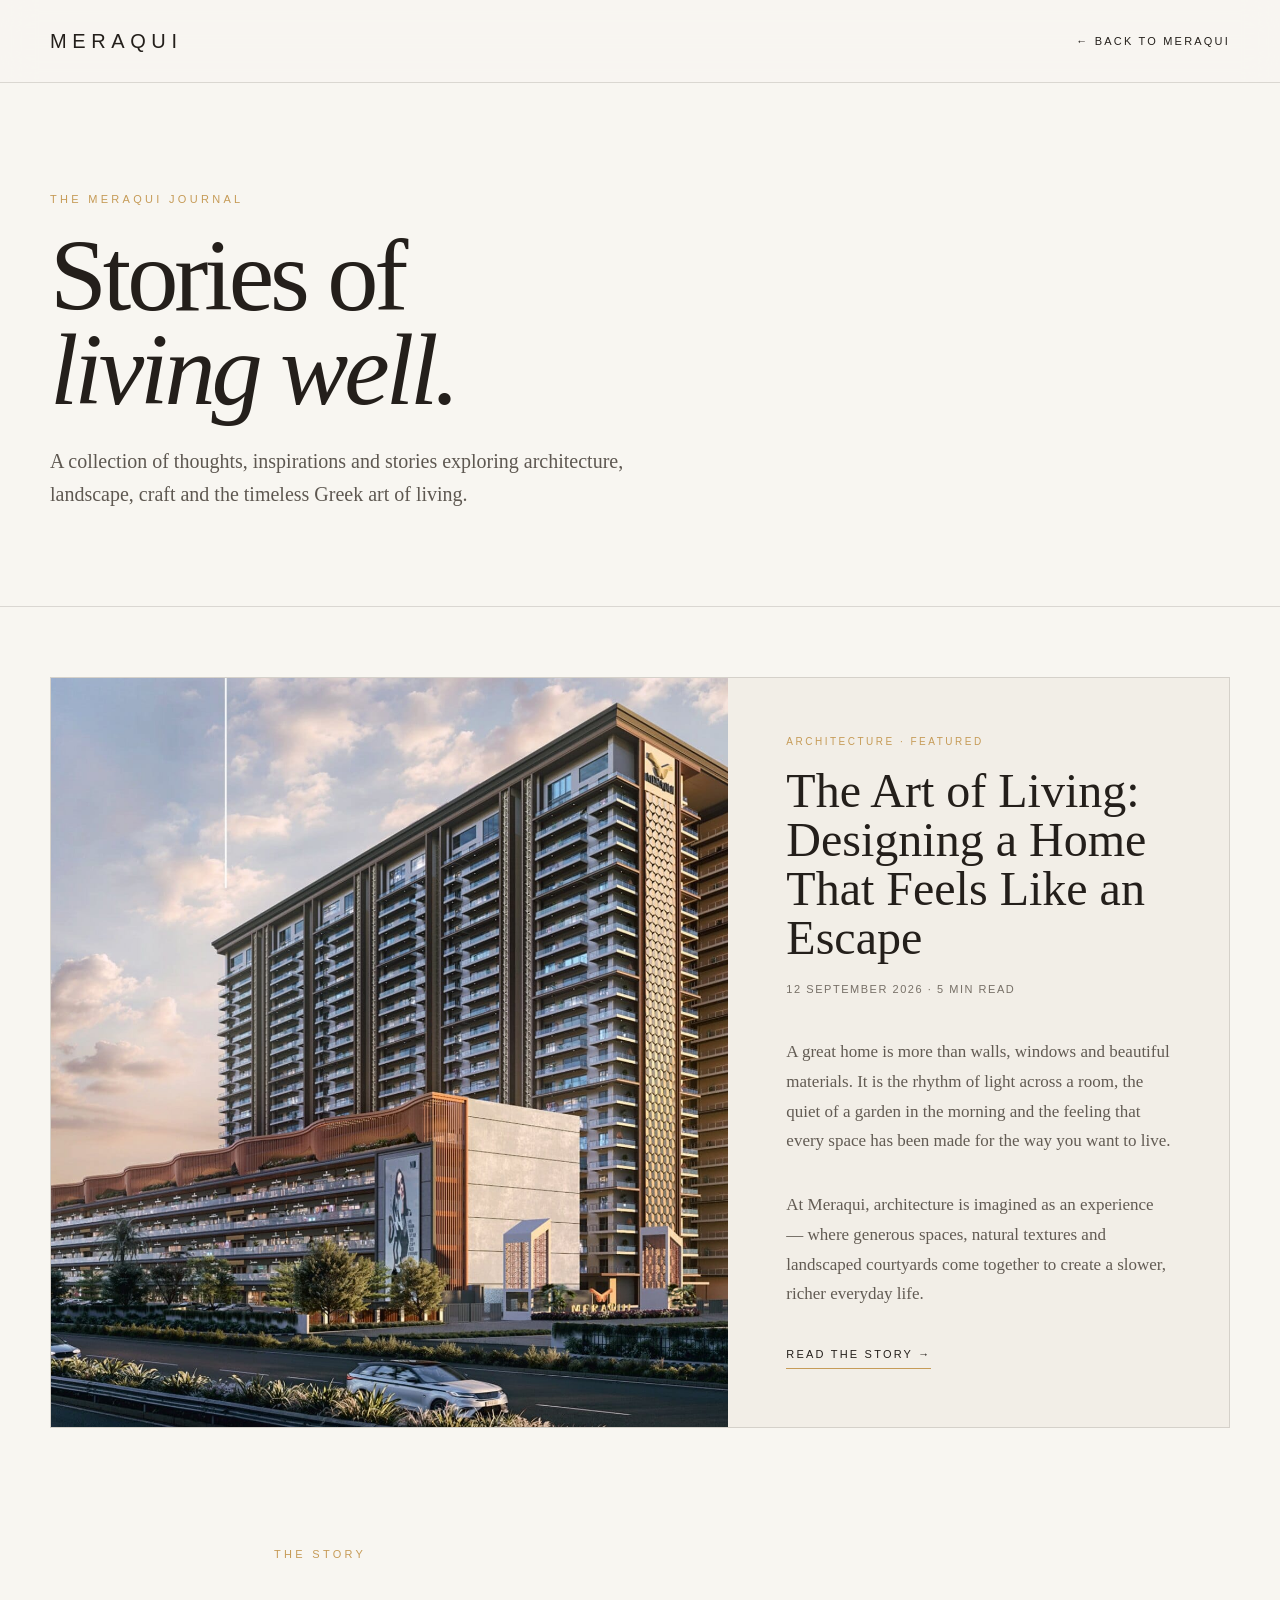
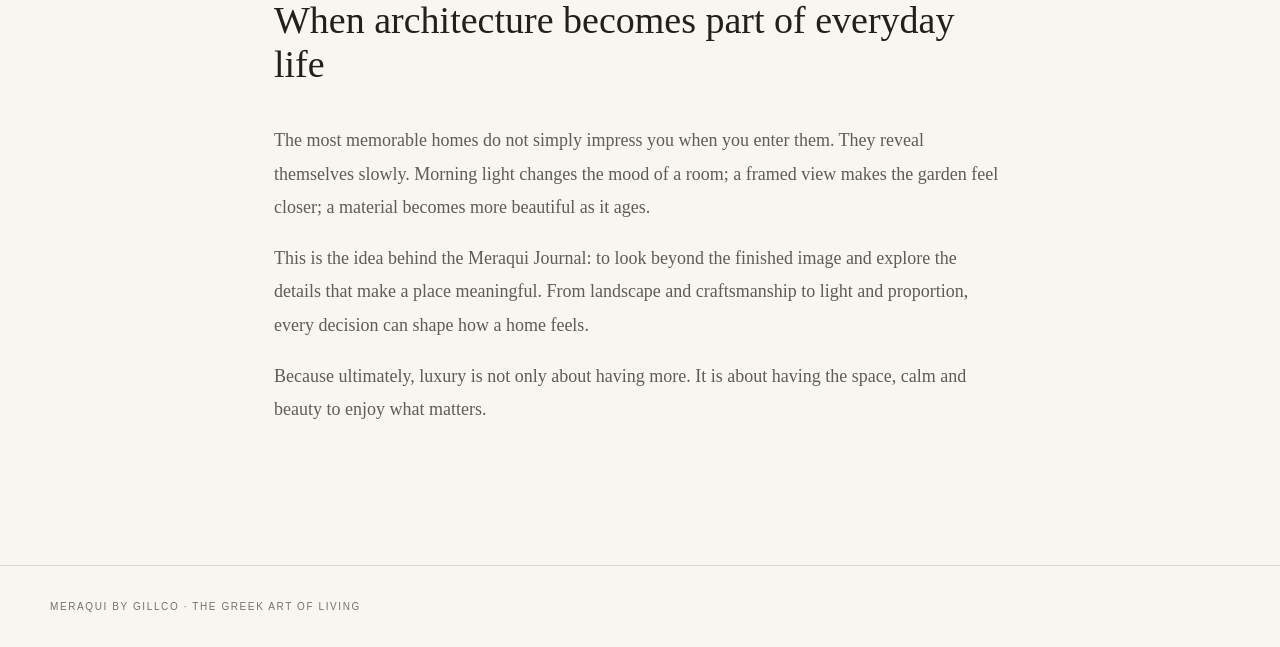
<file: blog.html>
<!DOCTYPE html><html lang="en"><head><meta charset="UTF-8"><meta name="viewport" content="width=device-width, initial-scale=1.0"><title>Journal — Meraqui</title><link rel="icon" href="./favicon.ico"><link rel="stylesheet" href="./fonts/fonts.css"><meta name="description" content="The Meraqui Journal — stories about architecture, art, landscape and the art of living."><style>:root{--earth:#241f1b;--base:#f8f6f1;--gold:#c69b57;--muted:#777067;--line:rgba(36,31,27,.14)}*{box-sizing:border-box}html{scroll-behavior:smooth}body{margin:0;background:var(--base);color:var(--earth);font-family:Arial,sans-serif}a{text-decoration:none;color:inherit}.shell{width:min(1180px,calc(100% - 48px));margin:auto}.top{position:sticky;top:0;z-index:5;background:rgba(248,246,241,.9);backdrop-filter:blur(16px);border-bottom:1px solid var(--line)}.topin{height:82px;display:flex;align-items:center;justify-content:space-between}.brand{font-size:20px;letter-spacing:.28em;font-weight:500}.back{font-size:11px;letter-spacing:.2em;text-transform:uppercase}.back:hover{color:var(--gold)}.hero{padding:110px 0 75px;border-bottom:1px solid var(--line)}.eyebrow{font-size:11px;letter-spacing:.3em;text-transform:uppercase;color:var(--gold)}h1{font-family:Georgia,serif;font-weight:400;font-size:clamp(54px,8vw,108px);line-height:.92;margin:24px 0 28px;letter-spacing:-.04em}.intro{max-width:620px;font-family:Georgia,serif;font-size:20px;line-height:1.65;color:#5e5851}.post{padding:70px 0 110px}.card{display:grid;grid-template-columns:1.15fr .85fr;min-height:520px;border:1px solid var(--line);background:#f2eee7}.image{min-height:520px;background:url('./images/render-01.jpg') center/cover}.copy{padding:58px;display:flex;flex-direction:column;justify-content:center}.tag{font-size:10px;letter-spacing:.25em;text-transform:uppercase;color:var(--gold)}h2{font-family:Georgia,serif;font-size:48px;font-weight:400;line-height:1.02;margin:20px 0}.date{font-size:11px;letter-spacing:.14em;text-transform:uppercase;color:var(--muted);margin-bottom:25px}.copy p{font-family:Georgia,serif;font-size:17px;line-height:1.75;color:#625b53}.read{margin-top:22px;font-size:11px;letter-spacing:.2em;text-transform:uppercase;border-bottom:1px solid var(--gold);width:max-content;padding-bottom:8px}.article{max-width:780px;margin:0 auto;padding:10px 0 120px}.article h3{font-family:Georgia,serif;font-weight:400;font-size:38px}.article p{font-family:Georgia,serif;font-size:18px;line-height:1.85;color:#625b53}.footer{border-top:1px solid var(--line);padding:35px 0;font-size:10px;letter-spacing:.16em;text-transform:uppercase;color:var(--muted)}@media(max-width:760px){.shell{width:min(100% - 32px,1180px)}.topin{height:70px}.hero{padding:75px 0 55px}.card{grid-template-columns:1fr}.image{min-height:330px}.copy{padding:34px}.copy h2{font-size:38px}}</style></head><body><header class="top"><div class="shell topin"><a class="brand" href="./index.html">MERAQUI</a><a class="back" href="./index.html">← Back to Meraqui</a></div></header><main><section class="hero"><div class="shell"><div class="eyebrow">The Meraqui Journal</div><h1>Stories of<br><em>living well.</em></h1><p class="intro">A collection of thoughts, inspirations and stories exploring architecture, landscape, craft and the timeless Greek art of living.</p></div></section><section class="post"><div class="shell"><article class="card"><div class="image" aria-label="Meraqui architecture"></div><div class="copy"><div class="tag">Architecture · Featured</div><h2>The Art of Living: Designing a Home That Feels Like an Escape</h2><div class="date">12 September 2026 · 5 min read</div><p>A great home is more than walls, windows and beautiful materials. It is the rhythm of light across a room, the quiet of a garden in the morning and the feeling that every space has been made for the way you want to live.</p><p>At Meraqui, architecture is imagined as an experience — where generous spaces, natural textures and landscaped courtyards come together to create a slower, richer everyday life.</p><a class="read" href="#article">Read the story →</a></div></article></div></section><section class="article" id="article"><div class="shell"><div class="eyebrow">The story</div><h3>When architecture becomes part of everyday life</h3><p>The most memorable homes do not simply impress you when you enter them. They reveal themselves slowly. Morning light changes the mood of a room; a framed view makes the garden feel closer; a material becomes more beautiful as it ages.</p><p>This is the idea behind the Meraqui Journal: to look beyond the finished image and explore the details that make a place meaningful. From landscape and craftsmanship to light and proportion, every decision can shape how a home feels.</p><p>Because ultimately, luxury is not only about having more. It is about having the space, calm and beauty to enjoy what matters.</p></div></section></main><footer class="footer"><div class="shell">Meraqui by Gillco · The Greek Art of Living</div></footer></body></html>
</file>
<file: fonts/fonts.css>
/* cyrillic-ext */
@font-face {
  font-family: 'Cormorant Garamond';
  font-style: normal;
  font-weight: 300;
  font-display: swap;
  src: url(./cormorantgaramond-v21-co3bmX5slCNuHLi8bLeY9MK7whWMhyjYpHtKgS4.woff2) format('woff2');
  unicode-range: U+0460-052F, U+1C80-1C8A, U+20B4, U+2DE0-2DFF, U+A640-A69F, U+FE2E-FE2F;
}
/* cyrillic */
@font-face {
  font-family: 'Cormorant Garamond';
  font-style: normal;
  font-weight: 300;
  font-display: swap;
  src: url(./cormorantgaramond-v21-co3bmX5slCNuHLi8bLeY9MK7whWMhyjYrXtKgS4.woff2) format('woff2');
  unicode-range: U+0301, U+0400-045F, U+0490-0491, U+04B0-04B1, U+2116;
}
/* vietnamese */
@font-face {
  font-family: 'Cormorant Garamond';
  font-style: normal;
  font-weight: 300;
  font-display: swap;
  src: url(./cormorantgaramond-v21-co3bmX5slCNuHLi8bLeY9MK7whWMhyjYpntKgS4.woff2) format('woff2');
  unicode-range: U+0102-0103, U+0110-0111, U+0128-0129, U+0168-0169, U+01A0-01A1, U+01AF-01B0, U+0300-0301, U+0303-0304, U+0308-0309, U+0323, U+0329, U+1EA0-1EF9, U+20AB;
}
/* latin-ext */
@font-face {
  font-family: 'Cormorant Garamond';
  font-style: normal;
  font-weight: 300;
  font-display: swap;
  src: url(./cormorantgaramond-v21-co3bmX5slCNuHLi8bLeY9MK7whWMhyjYp3tKgS4.woff2) format('woff2');
  unicode-range: U+0100-02BA, U+02BD-02C5, U+02C7-02CC, U+02CE-02D7, U+02DD-02FF, U+0304, U+0308, U+0329, U+1D00-1DBF, U+1E00-1E9F, U+1EF2-1EFF, U+2020, U+20A0-20AB, U+20AD-20C0, U+2113, U+2C60-2C7F, U+A720-A7FF;
}
/* latin */
@font-face {
  font-family: 'Cormorant Garamond';
  font-style: normal;
  font-weight: 300;
  font-display: swap;
  src: url(./cormorantgaramond-v21-co3bmX5slCNuHLi8bLeY9MK7whWMhyjYqXtK.woff2) format('woff2');
  unicode-range: U+0000-00FF, U+0131, U+0152-0153, U+02BB-02BC, U+02C6, U+02DA, U+02DC, U+0304, U+0308, U+0329, U+2000-206F, U+20AC, U+2122, U+2191, U+2193, U+2212, U+2215, U+FEFF, U+FFFD;
}
/* cyrillic-ext */
@font-face {
  font-family: 'Cormorant Garamond';
  font-style: normal;
  font-weight: 400;
  font-display: swap;
  src: url(./cormorantgaramond-v21-co3bmX5slCNuHLi8bLeY9MK7whWMhyjYpHtKgS4.woff2) format('woff2');
  unicode-range: U+0460-052F, U+1C80-1C8A, U+20B4, U+2DE0-2DFF, U+A640-A69F, U+FE2E-FE2F;
}
/* cyrillic */
@font-face {
  font-family: 'Cormorant Garamond';
  font-style: normal;
  font-weight: 400;
  font-display: swap;
  src: url(./cormorantgaramond-v21-co3bmX5slCNuHLi8bLeY9MK7whWMhyjYrXtKgS4.woff2) format('woff2');
  unicode-range: U+0301, U+0400-045F, U+0490-0491, U+04B0-04B1, U+2116;
}
/* vietnamese */
@font-face {
  font-family: 'Cormorant Garamond';
  font-style: normal;
  font-weight: 400;
  font-display: swap;
  src: url(./cormorantgaramond-v21-co3bmX5slCNuHLi8bLeY9MK7whWMhyjYpntKgS4.woff2) format('woff2');
  unicode-range: U+0102-0103, U+0110-0111, U+0128-0129, U+0168-0169, U+01A0-01A1, U+01AF-01B0, U+0300-0301, U+0303-0304, U+0308-0309, U+0323, U+0329, U+1EA0-1EF9, U+20AB;
}
/* latin-ext */
@font-face {
  font-family: 'Cormorant Garamond';
  font-style: normal;
  font-weight: 400;
  font-display: swap;
  src: url(./cormorantgaramond-v21-co3bmX5slCNuHLi8bLeY9MK7whWMhyjYp3tKgS4.woff2) format('woff2');
  unicode-range: U+0100-02BA, U+02BD-02C5, U+02C7-02CC, U+02CE-02D7, U+02DD-02FF, U+0304, U+0308, U+0329, U+1D00-1DBF, U+1E00-1E9F, U+1EF2-1EFF, U+2020, U+20A0-20AB, U+20AD-20C0, U+2113, U+2C60-2C7F, U+A720-A7FF;
}
/* latin */
@font-face {
  font-family: 'Cormorant Garamond';
  font-style: normal;
  font-weight: 400;
  font-display: swap;
  src: url(./cormorantgaramond-v21-co3bmX5slCNuHLi8bLeY9MK7whWMhyjYqXtK.woff2) format('woff2');
  unicode-range: U+0000-00FF, U+0131, U+0152-0153, U+02BB-02BC, U+02C6, U+02DA, U+02DC, U+0304, U+0308, U+0329, U+2000-206F, U+20AC, U+2122, U+2191, U+2193, U+2212, U+2215, U+FEFF, U+FFFD;
}
/* cyrillic-ext */
@font-face {
  font-family: 'Cormorant Garamond';
  font-style: normal;
  font-weight: 500;
  font-display: swap;
  src: url(./cormorantgaramond-v21-co3bmX5slCNuHLi8bLeY9MK7whWMhyjYpHtKgS4.woff2) format('woff2');
  unicode-range: U+0460-052F, U+1C80-1C8A, U+20B4, U+2DE0-2DFF, U+A640-A69F, U+FE2E-FE2F;
}
/* cyrillic */
@font-face {
  font-family: 'Cormorant Garamond';
  font-style: normal;
  font-weight: 500;
  font-display: swap;
  src: url(./cormorantgaramond-v21-co3bmX5slCNuHLi8bLeY9MK7whWMhyjYrXtKgS4.woff2) format('woff2');
  unicode-range: U+0301, U+0400-045F, U+0490-0491, U+04B0-04B1, U+2116;
}
/* vietnamese */
@font-face {
  font-family: 'Cormorant Garamond';
  font-style: normal;
  font-weight: 500;
  font-display: swap;
  src: url(./cormorantgaramond-v21-co3bmX5slCNuHLi8bLeY9MK7whWMhyjYpntKgS4.woff2) format('woff2');
  unicode-range: U+0102-0103, U+0110-0111, U+0128-0129, U+0168-0169, U+01A0-01A1, U+01AF-01B0, U+0300-0301, U+0303-0304, U+0308-0309, U+0323, U+0329, U+1EA0-1EF9, U+20AB;
}
/* latin-ext */
@font-face {
  font-family: 'Cormorant Garamond';
  font-style: normal;
  font-weight: 500;
  font-display: swap;
  src: url(./cormorantgaramond-v21-co3bmX5slCNuHLi8bLeY9MK7whWMhyjYp3tKgS4.woff2) format('woff2');
  unicode-range: U+0100-02BA, U+02BD-02C5, U+02C7-02CC, U+02CE-02D7, U+02DD-02FF, U+0304, U+0308, U+0329, U+1D00-1DBF, U+1E00-1E9F, U+1EF2-1EFF, U+2020, U+20A0-20AB, U+20AD-20C0, U+2113, U+2C60-2C7F, U+A720-A7FF;
}
/* latin */
@font-face {
  font-family: 'Cormorant Garamond';
  font-style: normal;
  font-weight: 500;
  font-display: swap;
  src: url(./cormorantgaramond-v21-co3bmX5slCNuHLi8bLeY9MK7whWMhyjYqXtK.woff2) format('woff2');
  unicode-range: U+0000-00FF, U+0131, U+0152-0153, U+02BB-02BC, U+02C6, U+02DA, U+02DC, U+0304, U+0308, U+0329, U+2000-206F, U+20AC, U+2122, U+2191, U+2193, U+2212, U+2215, U+FEFF, U+FFFD;
}
/* cyrillic-ext */
@font-face {
  font-family: 'Cormorant Garamond';
  font-style: normal;
  font-weight: 600;
  font-display: swap;
  src: url(./cormorantgaramond-v21-co3bmX5slCNuHLi8bLeY9MK7whWMhyjYpHtKgS4.woff2) format('woff2');
  unicode-range: U+0460-052F, U+1C80-1C8A, U+20B4, U+2DE0-2DFF, U+A640-A69F, U+FE2E-FE2F;
}
/* cyrillic */
@font-face {
  font-family: 'Cormorant Garamond';
  font-style: normal;
  font-weight: 600;
  font-display: swap;
  src: url(./cormorantgaramond-v21-co3bmX5slCNuHLi8bLeY9MK7whWMhyjYrXtKgS4.woff2) format('woff2');
  unicode-range: U+0301, U+0400-045F, U+0490-0491, U+04B0-04B1, U+2116;
}
/* vietnamese */
@font-face {
  font-family: 'Cormorant Garamond';
  font-style: normal;
  font-weight: 600;
  font-display: swap;
  src: url(./cormorantgaramond-v21-co3bmX5slCNuHLi8bLeY9MK7whWMhyjYpntKgS4.woff2) format('woff2');
  unicode-range: U+0102-0103, U+0110-0111, U+0128-0129, U+0168-0169, U+01A0-01A1, U+01AF-01B0, U+0300-0301, U+0303-0304, U+0308-0309, U+0323, U+0329, U+1EA0-1EF9, U+20AB;
}
/* latin-ext */
@font-face {
  font-family: 'Cormorant Garamond';
  font-style: normal;
  font-weight: 600;
  font-display: swap;
  src: url(./cormorantgaramond-v21-co3bmX5slCNuHLi8bLeY9MK7whWMhyjYp3tKgS4.woff2) format('woff2');
  unicode-range: U+0100-02BA, U+02BD-02C5, U+02C7-02CC, U+02CE-02D7, U+02DD-02FF, U+0304, U+0308, U+0329, U+1D00-1DBF, U+1E00-1E9F, U+1EF2-1EFF, U+2020, U+20A0-20AB, U+20AD-20C0, U+2113, U+2C60-2C7F, U+A720-A7FF;
}
/* latin */
@font-face {
  font-family: 'Cormorant Garamond';
  font-style: normal;
  font-weight: 600;
  font-display: swap;
  src: url(./cormorantgaramond-v21-co3bmX5slCNuHLi8bLeY9MK7whWMhyjYqXtK.woff2) format('woff2');
  unicode-range: U+0000-00FF, U+0131, U+0152-0153, U+02BB-02BC, U+02C6, U+02DA, U+02DC, U+0304, U+0308, U+0329, U+2000-206F, U+20AC, U+2122, U+2191, U+2193, U+2212, U+2215, U+FEFF, U+FFFD;
}
/* cyrillic */
@font-face {
  font-family: 'Jost';
  font-style: normal;
  font-weight: 200;
  font-display: swap;
  src: url(./jost-v20-92zatBhPNqw73oDd4iYl.woff2) format('woff2');
  unicode-range: U+0301, U+0400-045F, U+0490-0491, U+04B0-04B1, U+2116;
}
/* latin-ext */
@font-face {
  font-family: 'Jost';
  font-style: normal;
  font-weight: 200;
  font-display: swap;
  src: url(./jost-v20-92zatBhPNqw73ord4iYl.woff2) format('woff2');
  unicode-range: U+0100-02BA, U+02BD-02C5, U+02C7-02CC, U+02CE-02D7, U+02DD-02FF, U+0304, U+0308, U+0329, U+1D00-1DBF, U+1E00-1E9F, U+1EF2-1EFF, U+2020, U+20A0-20AB, U+20AD-20C0, U+2113, U+2C60-2C7F, U+A720-A7FF;
}
/* latin */
@font-face {
  font-family: 'Jost';
  font-style: normal;
  font-weight: 200;
  font-display: swap;
  src: url(./jost-v20-92zatBhPNqw73oTd4g.woff2) format('woff2');
  unicode-range: U+0000-00FF, U+0131, U+0152-0153, U+02BB-02BC, U+02C6, U+02DA, U+02DC, U+0304, U+0308, U+0329, U+2000-206F, U+20AC, U+2122, U+2191, U+2193, U+2212, U+2215, U+FEFF, U+FFFD;
}
/* cyrillic */
@font-face {
  font-family: 'Jost';
  font-style: normal;
  font-weight: 300;
  font-display: swap;
  src: url(./jost-v20-92zatBhPNqw73oDd4iYl.woff2) format('woff2');
  unicode-range: U+0301, U+0400-045F, U+0490-0491, U+04B0-04B1, U+2116;
}
/* latin-ext */
@font-face {
  font-family: 'Jost';
  font-style: normal;
  font-weight: 300;
  font-display: swap;
  src: url(./jost-v20-92zatBhPNqw73ord4iYl.woff2) format('woff2');
  unicode-range: U+0100-02BA, U+02BD-02C5, U+02C7-02CC, U+02CE-02D7, U+02DD-02FF, U+0304, U+0308, U+0329, U+1D00-1DBF, U+1E00-1E9F, U+1EF2-1EFF, U+2020, U+20A0-20AB, U+20AD-20C0, U+2113, U+2C60-2C7F, U+A720-A7FF;
}
/* latin */
@font-face {
  font-family: 'Jost';
  font-style: normal;
  font-weight: 300;
  font-display: swap;
  src: url(./jost-v20-92zatBhPNqw73oTd4g.woff2) format('woff2');
  unicode-range: U+0000-00FF, U+0131, U+0152-0153, U+02BB-02BC, U+02C6, U+02DA, U+02DC, U+0304, U+0308, U+0329, U+2000-206F, U+20AC, U+2122, U+2191, U+2193, U+2212, U+2215, U+FEFF, U+FFFD;
}
/* cyrillic */
@font-face {
  font-family: 'Jost';
  font-style: normal;
  font-weight: 400;
  font-display: swap;
  src: url(./jost-v20-92zatBhPNqw73oDd4iYl.woff2) format('woff2');
  unicode-range: U+0301, U+0400-045F, U+0490-0491, U+04B0-04B1, U+2116;
}
/* latin-ext */
@font-face {
  font-family: 'Jost';
  font-style: normal;
  font-weight: 400;
  font-display: swap;
  src: url(./jost-v20-92zatBhPNqw73ord4iYl.woff2) format('woff2');
  unicode-range: U+0100-02BA, U+02BD-02C5, U+02C7-02CC, U+02CE-02D7, U+02DD-02FF, U+0304, U+0308, U+0329, U+1D00-1DBF, U+1E00-1E9F, U+1EF2-1EFF, U+2020, U+20A0-20AB, U+20AD-20C0, U+2113, U+2C60-2C7F, U+A720-A7FF;
}
/* latin */
@font-face {
  font-family: 'Jost';
  font-style: normal;
  font-weight: 400;
  font-display: swap;
  src: url(./jost-v20-92zatBhPNqw73oTd4g.woff2) format('woff2');
  unicode-range: U+0000-00FF, U+0131, U+0152-0153, U+02BB-02BC, U+02C6, U+02DA, U+02DC, U+0304, U+0308, U+0329, U+2000-206F, U+20AC, U+2122, U+2191, U+2193, U+2212, U+2215, U+FEFF, U+FFFD;
}
/* cyrillic */
@font-face {
  font-family: 'Jost';
  font-style: normal;
  font-weight: 500;
  font-display: swap;
  src: url(./jost-v20-92zatBhPNqw73oDd4iYl.woff2) format('woff2');
  unicode-range: U+0301, U+0400-045F, U+0490-0491, U+04B0-04B1, U+2116;
}
/* latin-ext */
@font-face {
  font-family: 'Jost';
  font-style: normal;
  font-weight: 500;
  font-display: swap;
  src: url(./jost-v20-92zatBhPNqw73ord4iYl.woff2) format('woff2');
  unicode-range: U+0100-02BA, U+02BD-02C5, U+02C7-02CC, U+02CE-02D7, U+02DD-02FF, U+0304, U+0308, U+0329, U+1D00-1DBF, U+1E00-1E9F, U+1EF2-1EFF, U+2020, U+20A0-20AB, U+20AD-20C0, U+2113, U+2C60-2C7F, U+A720-A7FF;
}
/* latin */
@font-face {
  font-family: 'Jost';
  font-style: normal;
  font-weight: 500;
  font-display: swap;
  src: url(./jost-v20-92zatBhPNqw73oTd4g.woff2) format('woff2');
  unicode-range: U+0000-00FF, U+0131, U+0152-0153, U+02BB-02BC, U+02C6, U+02DA, U+02DC, U+0304, U+0308, U+0329, U+2000-206F, U+20AC, U+2122, U+2191, U+2193, U+2212, U+2215, U+FEFF, U+FFFD;
}
</file>
